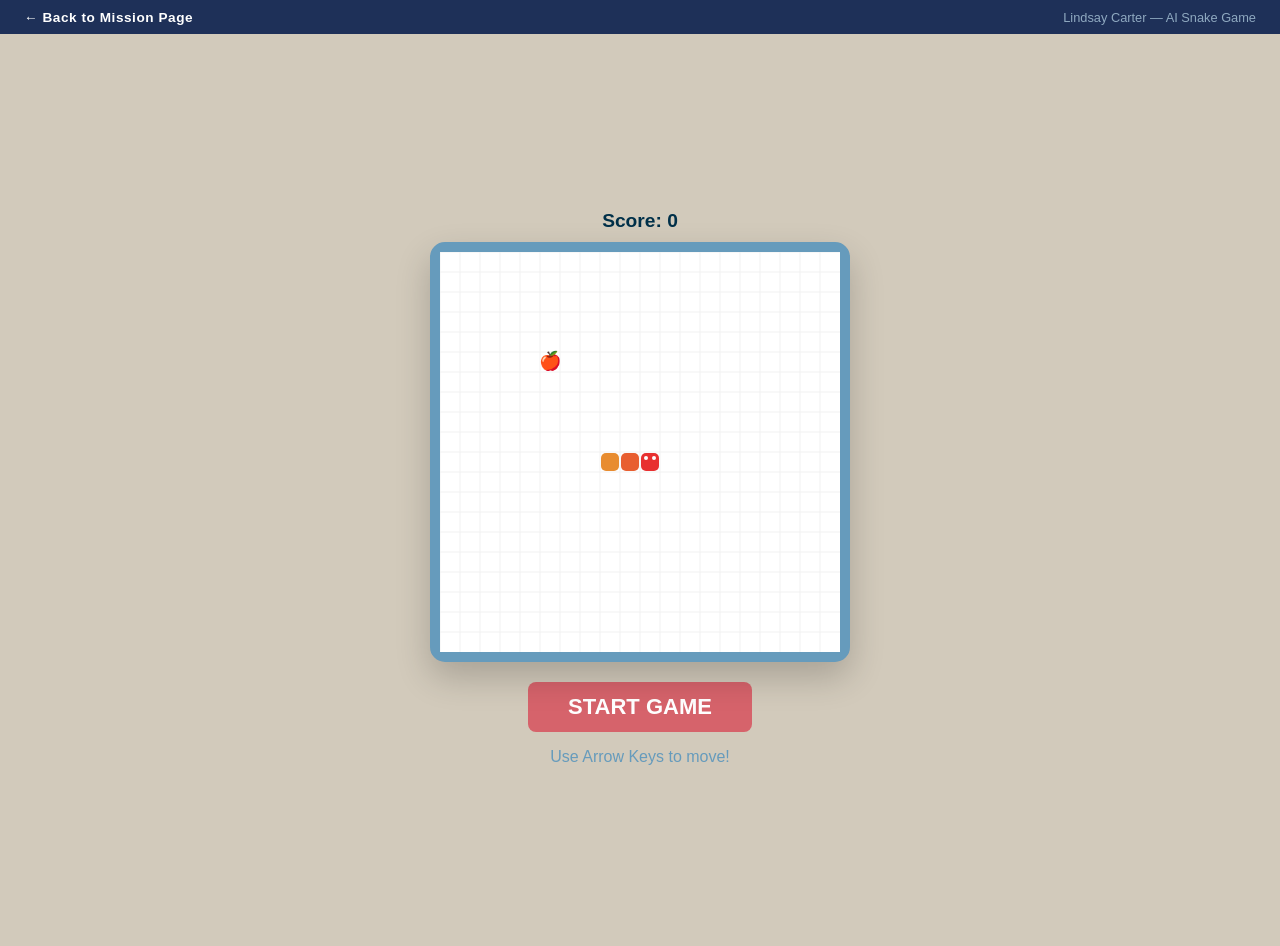
<file: ai.html>
<!DOCTYPE html>
<html lang="en">
<head>
    <meta charset="UTF-8">
    <title>🍎 Fruity Snake: Force Start Edition 🐍</title>
    <style>
        #back-bar {
            position: fixed;
            top: 0;
            left: 0;
            right: 0;
            background: #1e3058;
            padding: 0.6rem 1.5rem;
            display: flex;
            align-items: center;
            justify-content: space-between;
            z-index: 999;
        }
        #back-bar a {
            color: #ffffff;
            text-decoration: none;
            font-family: 'Segoe UI', sans-serif;
            font-size: 0.85rem;
            font-weight: 600;
            letter-spacing: 0.04em;
            transition: color 0.2s;
        }
        #back-bar a:hover { color: #fde68a; }
        #back-bar span {
            color: #8fa9c0;
            font-size: 0.8rem;
            font-family: 'Segoe UI', sans-serif;
        }
        body {
            margin: 0;
            padding-top: 46px;
            background: #d2cabb;
            display: flex;
            flex-direction: column;
            align-items: center;
            justify-content: center;
            height: 100vh;
            font-family: 'Segoe UI', Tahoma, Geneva, Verdana, sans-serif;
        }

        #game-box {
            position: relative;
            border: 10px solid #669bbc;
            border-radius: 15px;
            box-shadow: 0 15px 35px rgba(0,0,0,0.2);
            background: white;
        }

        canvas { display: block; }

        .ui-panel {
            text-align: center;
            margin-top: 20px;
        }

        button {
            padding: 12px 40px;
            font-size: 22px;
            cursor: pointer;
            background: #d6636b;
            color: white;
            border: none;
            border-radius: 8px;
            font-weight: bold;
            transition: 0.2s;
        }

        button:hover { background: #780000; transform: scale(1.05); }
        
        #status { color: #003049; font-weight: bold; margin-bottom: 10px; font-size: 1.2rem; }
    </style>
</head>
<body>

    <div id="back-bar">
        <a href="fromScratch.html">&#8592; Back to Mission Page</a>
        <span>Lindsay Carter — AI Snake Game</span>
    </div>

    <div id="status">Score: <span id="scoreText">0</span></div>

    <div id="game-box">
        <canvas id="snakeGame" width="400" height="400"></canvas>
    </div>

    <div class="ui-panel">
        <button id="playBtn">START GAME</button>
        <p style="color: #669bbc;">Use Arrow Keys to move!</p>
    </div>

<script>
    // 1. Setup Variables
    const canvas = document.getElementById("snakeGame");
    const ctx = canvas.getContext("2d");
    const scoreText = document.getElementById("scoreText");
    const playBtn = document.getElementById("playBtn");

    const grid = 20;
    const tiles = canvas.width / grid;

    let snake = [{x: 10, y: 10}, {x: 9, y: 10}, {x: 8, y: 10}];
    let fruit = {x: 5, y: 5, icon: "🍎"};
    let dx = 0;
    let dy = 0;
    let score = 0;
    let active = false;
    const fruitIcons = ["🍎", "🍊", "🍇", "🍓", "🍒", "🍍", "🥭"];

    // 2. The Main Game Loop
    function main() {
        if (active) {
            update();
        }
        draw();
    }

    // 3. Update Logic
    function update() {
        const head = {x: snake[0].x + dx, y: snake[0].y + dy};

        // Collision: Walls
        if (head.x < 0 || head.x >= tiles || head.y < 0 || head.y >= tiles) return reset();

        // Collision: Self
        for (let s of snake) {
            if (s.x === head.x && s.y === head.y) return reset();
        }

        snake.unshift(head);

        // Check if eating fruit
        if (head.x === fruit.x && head.y === fruit.y) {
            score++;
            scoreText.innerText = score;
            spawnFruit();
        } else {
            snake.pop();
        }
    }

    // 4. Draw Logic
    function draw() {
        // Background
        ctx.fillStyle = "#ffffff";
        ctx.fillRect(0, 0, canvas.width, canvas.height);

        // Grid lines (faint)
        ctx.strokeStyle = "#f1f1f1";
        for(let i=0; i<canvas.width; i+=grid) {
            ctx.beginPath(); ctx.moveTo(i,0); ctx.lineTo(i,400); ctx.stroke();
            ctx.beginPath(); ctx.moveTo(0,i); ctx.lineTo(400,i); ctx.stroke();
        }

        // Draw Fruit
        ctx.font = "18px Arial";
        ctx.textAlign = "center";
        ctx.textBaseline = "middle";
        ctx.fillText(fruit.icon, fruit.x * grid + grid/2, fruit.y * grid + grid/2);

        // Draw Snake
        snake.forEach((part, index) => {
            const hue = (index * 15 + score * 5) % 360;
            ctx.fillStyle = `hsl(${hue}, 80%, 55%)`;
            
            // Rounded look
            ctx.beginPath();
            ctx.roundRect(part.x * grid + 1, part.y * grid + 1, grid - 2, grid - 2, 5);
            ctx.fill();

            if (index === 0) { // Eyes
                ctx.fillStyle = "white";
                ctx.beginPath();
                ctx.arc(part.x * grid + 6, part.y * grid + 6, 2, 0, Math.PI*2);
                ctx.arc(part.x * grid + 14, part.y * grid + 6, 2, 0, Math.PI*2);
                ctx.fill();
            }
        });
    }

    function spawnFruit() {
        fruit.x = Math.floor(Math.random() * tiles);
        fruit.y = Math.floor(Math.random() * tiles);
        fruit.icon = fruitIcons[Math.floor(Math.random() * fruitIcons.length)];
    }

    function reset() {
        active = false;
        alert("Game Over! Score: " + score);
        snake = [{x: 10, y: 10}, {x: 9, y: 10}, {x: 8, y: 10}];
        dx = 0; dy = 0;
        score = 0;
        scoreText.innerText = 0;
        playBtn.innerText = "RESTART GAME";
    }

    // 5. Input Handling
    playBtn.addEventListener("click", () => {
        if (!active) {
            active = true;
            dx = 1; dy = 0; // Move right instantly
            playBtn.innerText = "PLAYING...";
        }
    });

    window.addEventListener("keydown", (e) => {
        if (!active) return;
        if (e.key === "ArrowUp" && dy === 0) { dx = 0; dy = -1; }
        if (e.key === "ArrowDown" && dy === 0) { dx = 0; dy = 1; }
        if (e.key === "ArrowLeft" && dx === 0) { dx = -1; dy = 0; }
        if (e.key === "ArrowRight" && dx === 0) { dx = 1; dy = 0; }
    });

    // 6. Start the clock
    setInterval(main, 110);
</script>

</body>
</html>
</file>
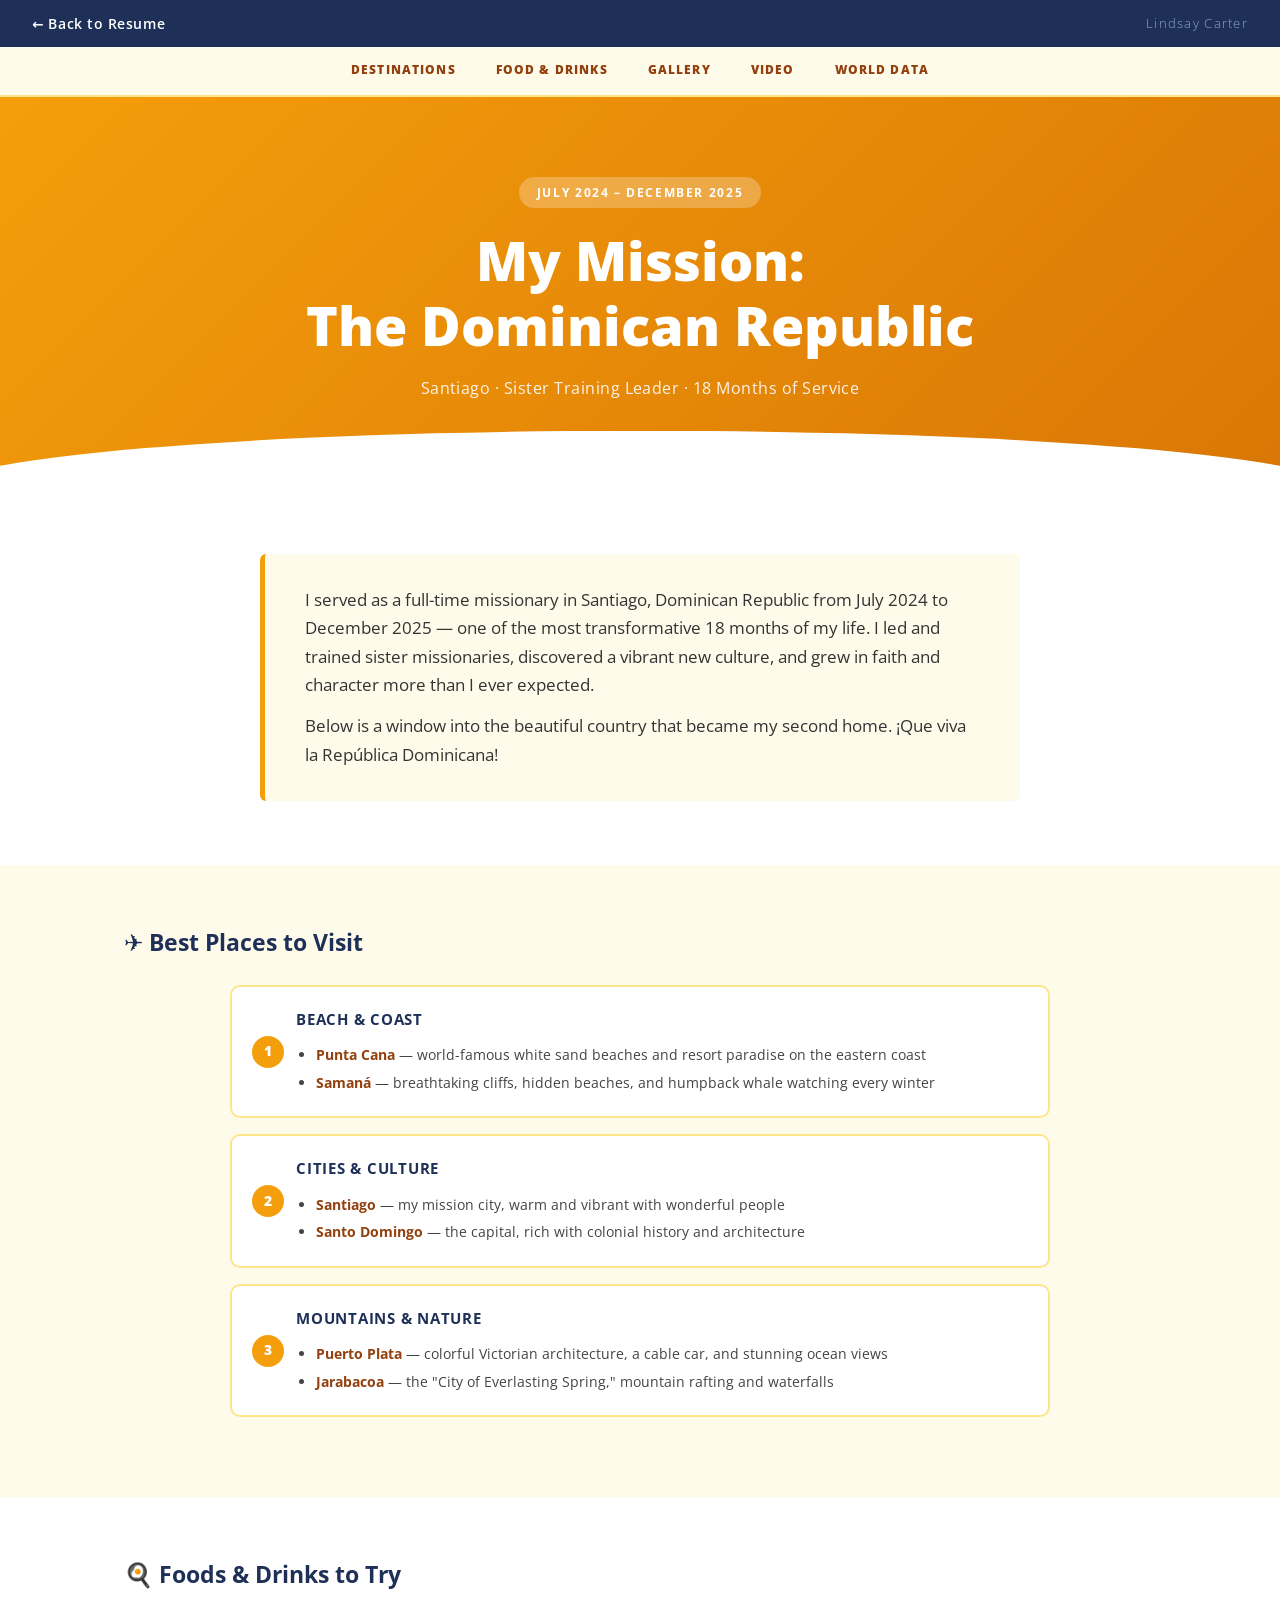
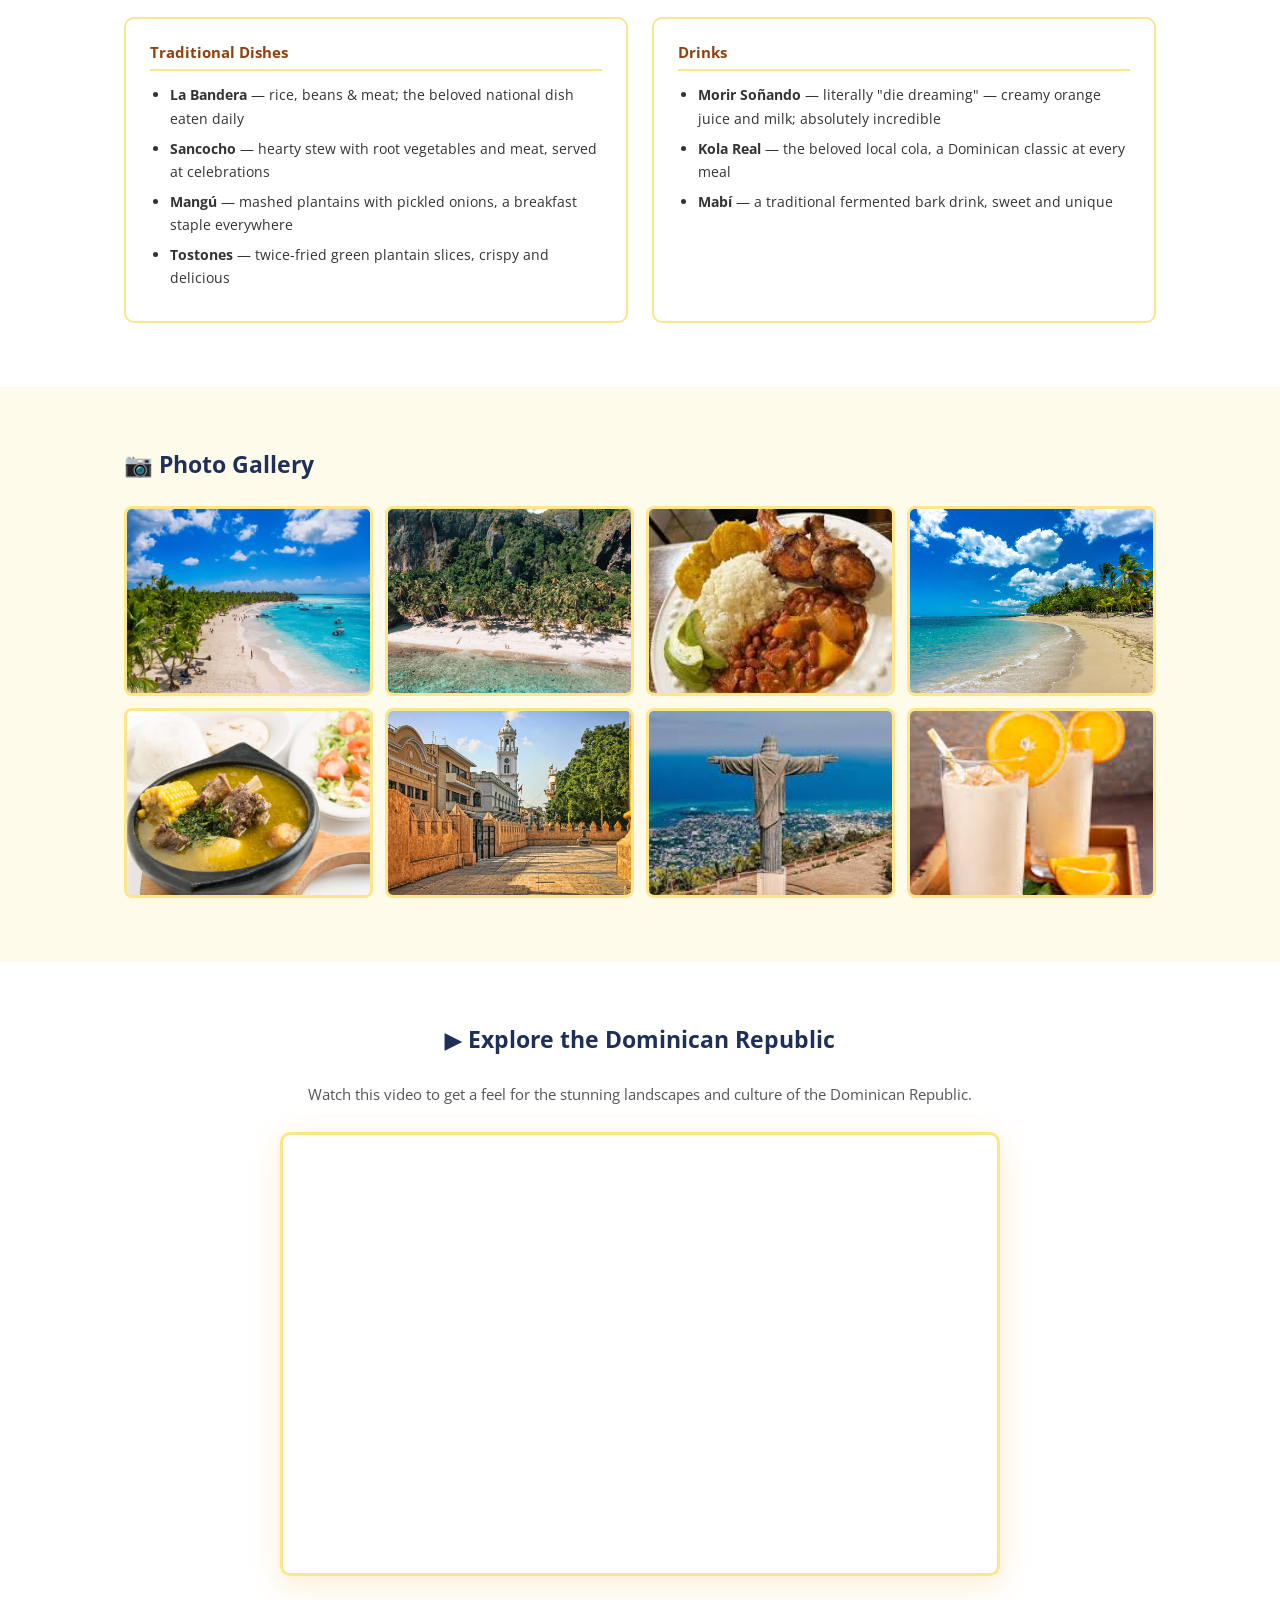
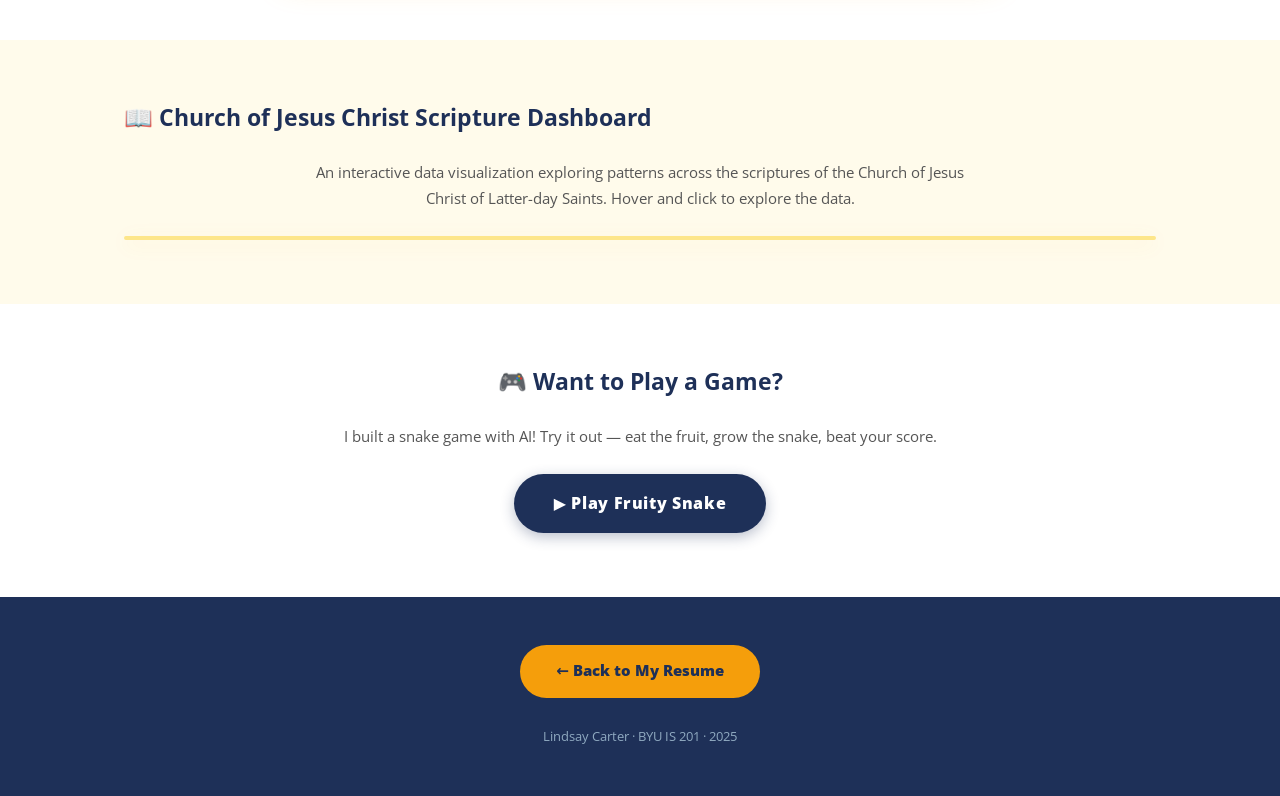
<file: fromScratch.html>
<!DOCTYPE html>
<html lang="en">
<head>
    <meta charset="UTF-8">
    <meta name="viewport" content="width=device-width, initial-scale=1.0">
    <title>Mi Misión — Dominican Republic | Lindsay Carter</title>
    <link rel="icon" type="image/x-icon" href="favicon.ico">
    <link href="https://fonts.googleapis.com/css2?family=Open+Sans:wght@300;400;600;700;800&display=swap" rel="stylesheet">
    <link rel="stylesheet" href="css/scratch.css">
</head>
<body>

    <!-- ── STICKY BACK BAR ─────────────────────────────── -->
    <div class="sc-back-bar">
        <a href="about.html" class="sc-back-link">&#8592; Back to Resume</a>
        <span class="sc-site-name">Lindsay Carter</span>
    </div>

    <!-- ── IN-PAGE ANCHOR NAV ──────────────────────────── -->
    <nav class="sc-page-nav">
        <a href="#places">Destinations</a>
        <a href="#food">Food &amp; Drinks</a>
        <a href="#gallery">Gallery</a>
        <a href="#video">Video</a>
        <a href="#data">World Data</a>
    </nav>

    <!-- ── HERO ────────────────────────────────────────── -->
    <header class="sc-hero">
        <div class="sc-hero-tag">July 2024 &ndash; December 2025</div>
        <h1>My Mission:<br>The Dominican Republic</h1>
        <p class="sc-hero-sub">Santiago &middot; Sister Training Leader &middot; 18 Months of Service</p>
    </header>

    <!-- ── INTRODUCTION ────────────────────────────────── -->
    <section class="sc-section">
        <div class="sc-container">
            <div class="sc-intro-card">
                <p>I served as a full-time missionary in Santiago, Dominican Republic from July 2024 to December 2025 — one of the most transformative 18 months of my life. I led and trained sister missionaries, discovered a vibrant new culture, and grew in faith and character more than I ever expected.</p>
                <p>Below is a window into the beautiful country that became my second home. ¡Que viva la República Dominicana!</p>
            </div>
        </div>
    </section>

    <!-- ── BEST PLACES (id anchor + nested list) ───────── -->
    <section class="sc-section sc-yellow-bg" id="places">
        <div class="sc-container">
            <h2 class="sc-section-title">&#9992; Best Places to Visit</h2>

            <!-- REQUIREMENT: ordered list with embedded unordered lists -->
            <ol class="sc-destination-list">
                <li>
                    <strong>Beach &amp; Coast</strong>
                    <ul>
                        <li><span class="sc-place-name">Punta Cana</span> — world-famous white sand beaches and resort paradise on the eastern coast</li>
                        <li><span class="sc-place-name">Samaná</span> — breathtaking cliffs, hidden beaches, and humpback whale watching every winter</li>
                    </ul>
                </li>
                <li>
                    <strong>Cities &amp; Culture</strong>
                    <ul>
                        <li><span class="sc-place-name">Santiago</span> — my mission city, warm and vibrant with wonderful people</li>
                        <li><span class="sc-place-name">Santo Domingo</span> — the capital, rich with colonial history and architecture</li>
                    </ul>
                </li>
                <li>
                    <strong>Mountains &amp; Nature</strong>
                    <ul>
                        <li><span class="sc-place-name">Puerto Plata</span> — colorful Victorian architecture, a cable car, and stunning ocean views</li>
                        <li><span class="sc-place-name">Jarabacoa</span> — the "City of Everlasting Spring," mountain rafting and waterfalls</li>
                    </ul>
                </li>
            </ol>
        </div>
    </section>

    <!-- ── FOOD & DRINKS ───────────────────────────────── -->
    <section class="sc-section" id="food">
        <div class="sc-container">
            <h2 class="sc-section-title">&#127859; Foods &amp; Drinks to Try</h2>
            <div class="sc-grid-2">
                <div class="sc-food-card">
                    <h4 class="sc-food-label">Traditional Dishes</h4>
                    <ul>
                        <li><strong>La Bandera</strong> — rice, beans &amp; meat; the beloved national dish eaten daily</li>
                        <li><strong>Sancocho</strong> — hearty stew with root vegetables and meat, served at celebrations</li>
                        <li><strong>Mangú</strong> — mashed plantains with pickled onions, a breakfast staple everywhere</li>
                        <li><strong>Tostones</strong> — twice-fried green plantain slices, crispy and delicious</li>
                    </ul>
                </div>
                <div class="sc-food-card">
                    <h4 class="sc-food-label">Drinks</h4>
                    <ul>
                        <li><strong>Morir Soñando</strong> — literally "die dreaming" — creamy orange juice and milk; absolutely incredible</li>
                        <li><strong>Kola Real</strong> — the beloved local cola, a Dominican classic at every meal</li>
                        <li><strong>Mabí</strong> — a traditional fermented bark drink, sweet and unique</li>
                    </ul>
                </div>
            </div>
        </div>
    </section>

    <!-- ── PHOTO GALLERY ───────────────────────────────── -->
    <section class="sc-section sc-yellow-bg" id="gallery">
        <div class="sc-container">
            <h2 class="sc-section-title">&#128247; Photo Gallery</h2>
            <div class="sc-collage">
                <img src="assets/img/punta-cana-excursions_saona-island-tour.webp" alt="Punta Cana — Saona Island">
                <img src="assets/img/Samana-Dominican-Republic-20-Playa-Fronton-scaled.jpg" alt="Samaná — Playa Frontón">
                <img src="assets/img/images.jpeg" alt="La Bandera — the national dish">
                <img src="assets/img/360_F_516098739_qUVeKsFCE5rKp9TDG6r7HUCyZThT6fxh.jpg" alt="Puerto Plata">
                <img src="assets/img/colombian-rib-soup--sancocho-de-costilla--465487675-1381f071dbd94c5e847f8dd52e193c39.jpg" alt="Sancocho stew">
                <img src="assets/img/06b477c7-e6d7-48e9-9a21-b44e69f4f115.webp" alt="Santo Domingo">
                <img src="assets/img/images-3.jpeg" alt="Cristo del Perdón">
                <img src="assets/img/Unknown.jpeg" alt="Morir Soñando">
            </div>
        </div>
    </section>

    <!-- ── YOUTUBE VIDEO ───────────────────────────────── -->
    <section class="sc-section" id="video">
        <div class="sc-container sc-text-center">
            <h2 class="sc-section-title sc-centered">&#9654; Explore the Dominican Republic</h2>
            <p class="sc-section-desc">Watch this video to get a feel for the stunning landscapes and culture of the Dominican Republic.</p>
            <div class="sc-video-wrap">
                <iframe
                    width="100%"
                    height="430"
                    src="https://www.youtube.com/embed/Z0ophMFKdbM"
                    title="Dominican Republic Travel"
                    frameborder="0"
                    allow="accelerometer; autoplay; clipboard-write; encrypted-media; gyroscope; picture-in-picture"
                    allowfullscreen>
                </iframe>
            </div>
        </div>
    </section>

    <!-- ── TABLEAU EMBED ───────────────────────────────── -->
    <section class="sc-section sc-yellow-bg" id="data">
        <div class="sc-container">
            <h2 class="sc-section-title">&#128214; Church of Jesus Christ Scripture Dashboard</h2>
            <p class="sc-section-desc">An interactive data visualization exploring patterns across the scriptures of the Church of Jesus Christ of Latter-day Saints. Hover and click to explore the data.</p>
            <div class="sc-tableau-wrap">
                <div class="tableauPlaceholder" id="viz_tableau" style="position:relative">
                    <noscript>
                        <a href="https://public.tableau.com/app/profile/nathan.flanagan/viz/ChurchofJesusChristScriptureDashboard/ScripturesAnalysis">
                            <img alt="Church of Jesus Christ Scripture Dashboard" style="border:none">
                        </a>
                    </noscript>
                    <object class="tableauViz" style="display:none">
                        <param name="host_url" value="https%3A%2F%2Fpublic.tableau.com%2F">
                        <param name="embed_code_version" value="3">
                        <param name="site_root" value="">
                        <param name="name" value="ChurchofJesusChristScriptureDashboard/ScripturesAnalysis">
                        <param name="tabs" value="no">
                        <param name="toolbar" value="yes">
                        <param name="animate_transition" value="yes">
                        <param name="display_static_image" value="yes">
                        <param name="display_spinner" value="yes">
                        <param name="display_overlay" value="yes">
                        <param name="display_count" value="yes">
                        <param name="language" value="en-US">
                    </object>
                </div>
                <script type="text/javascript">
                    var divEl = document.getElementById('viz_tableau');
                    var vizEl = divEl.getElementsByTagName('object')[0];
                    vizEl.style.width = '100%';
                    vizEl.style.height = (divEl.offsetWidth > 800)
                        ? (divEl.offsetWidth * 0.65) + 'px'
                        : '620px';
                    var s = document.createElement('script');
                    s.src = 'https://public.tableau.com/javascripts/api/viz_v1.js';
                    vizEl.parentNode.insertBefore(s, vizEl);
                </script>
            </div>
        </div>
    </section>

    <!-- ── AI SNAKE GAME LINK ──────────────────────────── -->
    <section class="sc-section">
        <div class="sc-container sc-text-center">
            <h2 class="sc-section-title sc-centered">&#127918; Want to Play a Game?</h2>
            <p class="sc-section-desc">I built a snake game with AI! Try it out — eat the fruit, grow the snake, beat your score.</p>
            <a href="ai.html" class="sc-game-btn">
                &#9654; Play Fruity Snake
            </a>
        </div>
    </section>

    <!-- ── FOOTER / BACK BUTTON ────────────────────────── -->
    <footer class="sc-footer">
        <a href="about.html" class="sc-back-btn">&#8592; Back to My Resume</a>
        <p class="sc-footer-note">Lindsay Carter &middot; BYU IS 201 &middot; 2025</p>
    </footer>

</body>
</html>
</file>
<file: css/scratch.css>
/*
 * scratch.css — Dominican Republic Mission Page
 * Pure CSS, zero Bootstrap. Built from scratch.
 *
 * COLOR PALETTE
 *   #f59e0b   amber yellow (primary accent)
 *   #fde68a   light yellow (borders, backgrounds)
 *   #fffbeb   near-white yellow (section bg)
 *   #1e3058   deep navy (nav, footer, headings)
 *   #ffffff   white (body, cards)
 *   #333333   dark gray (body text)
 */

/* ── RESET & BASE ─────────────────────────────────────────── */
*,
*::before,
*::after {
    box-sizing: border-box;
    margin: 0;
    padding: 0;
}

body {
    font-family: 'Open Sans', system-ui, Arial, sans-serif;
    font-size: 1rem;
    line-height: 1.7;
    color: #333333;
    background-color: #ffffff;
}

h1, h2, h3, h4, h5 {
    font-family: 'Open Sans', system-ui, Arial, sans-serif;
    color: #1e3058;
    line-height: 1.2;
}

a {
    color: #f59e0b;
    text-decoration: none;
}

a:hover {
    color: #d97706;
    text-decoration: underline;
}

img {
    display: block;
    max-width: 100%;
}

/* ── LAYOUT CONTAINERS ────────────────────────────────────── */
.sc-container {
    max-width: 1080px;
    margin: 0 auto;
    padding: 0 1.5rem;
}

/* Two-column responsive grid */
.sc-grid-2 {
    display: grid;
    grid-template-columns: repeat(auto-fit, minmax(280px, 1fr));
    gap: 1.5rem;
}

/* Three-column responsive grid */
.sc-grid-3 {
    display: grid;
    grid-template-columns: repeat(auto-fit, minmax(200px, 1fr));
    gap: 1rem;
}

.sc-text-center {
    text-align: center;
}

/* ── STICKY BACK BAR ──────────────────────────────────────── */
.sc-back-bar {
    display: flex;
    align-items: center;
    justify-content: space-between;
    background-color: #1e3058;
    padding: 0.75rem 2rem;
    position: sticky;
    top: 0;
    z-index: 200;
}

.sc-back-link {
    color: #ffffff;
    font-size: 0.85rem;
    font-weight: 600;
    letter-spacing: 0.04em;
    text-decoration: none;
    transition: color 0.2s;
}

.sc-back-link:hover {
    color: #fde68a;
    text-decoration: none;
}

.sc-site-name {
    color: #8fa9c0;
    font-size: 0.8rem;
    font-weight: 300;
    letter-spacing: 0.1em;
}

/* ── IN-PAGE ANCHOR NAVIGATION ────────────────────────────── */
.sc-page-nav {
    display: flex;
    justify-content: center;
    flex-wrap: wrap;
    background-color: #fffbeb;
    border-bottom: 2px solid #fde68a;
    padding: 0;
}

.sc-page-nav a {
    display: inline-block;
    padding: 0.8rem 1.25rem;
    font-size: 0.72rem;
    font-weight: 800;
    letter-spacing: 0.1em;
    text-transform: uppercase;
    color: #92400e;
    text-decoration: none;
    border-bottom: 3px solid transparent;
    transition: color 0.2s, border-color 0.2s;
}

.sc-page-nav a:hover {
    color: #1e3058;
    border-bottom-color: #f59e0b;
    text-decoration: none;
}

/* ── HERO BANNER ──────────────────────────────────────────── */
.sc-hero {
    background: linear-gradient(135deg, #f59e0b 0%, #d97706 100%);
    padding: 5rem 2rem 5.5rem;
    text-align: center;
    position: relative;
    overflow: hidden;
}

/* White wave cut at the bottom of the hero */
.sc-hero::after {
    content: '';
    position: absolute;
    bottom: -1px;
    left: 0;
    right: 0;
    height: 60px;
    background-color: #ffffff;
    clip-path: ellipse(55% 100% at 50% 100%);
}

.sc-hero-tag {
    display: inline-block;
    background-color: rgba(255, 255, 255, 0.25);
    color: #ffffff;
    font-size: 0.72rem;
    font-weight: 700;
    letter-spacing: 0.14em;
    text-transform: uppercase;
    padding: 0.35rem 1.1rem;
    border-radius: 2rem;
    margin-bottom: 1.25rem;
}

.sc-hero h1 {
    font-size: clamp(2rem, 5vw, 3.4rem);
    font-weight: 800;
    color: #ffffff;
    margin-bottom: 1rem;
}

.sc-hero-sub {
    font-size: 1rem;
    color: rgba(255, 255, 255, 0.9);
    font-weight: 400;
    letter-spacing: 0.03em;
}

/* ── SECTIONS ─────────────────────────────────────────────── */
.sc-section {
    padding: 4rem 1.5rem;
}

.sc-yellow-bg {
    background-color: #fffbeb;
}

.sc-section-title {
    font-size: 1.45rem;
    font-weight: 700;
    color: #1e3058;
    margin-bottom: 1.75rem;
}

.sc-centered {
    text-align: center;
}

.sc-section-desc {
    font-size: 0.95rem;
    color: #555;
    margin-bottom: 1.5rem;
    text-align: center;
    max-width: 680px;
    margin-left: auto;
    margin-right: auto;
}

/* ── INTRO CARD ───────────────────────────────────────────── */
.sc-intro-card {
    max-width: 760px;
    margin: 0 auto;
    background-color: #fffbeb;
    border-left: 5px solid #f59e0b;
    border-radius: 6px;
    padding: 2rem 2.5rem;
}

.sc-intro-card p {
    font-size: 1.05rem;
    color: #333;
    margin-bottom: 0.75rem;
}

.sc-intro-card p:last-child {
    margin-bottom: 0;
}

/* ── DESTINATION NESTED LIST ──────────────────────────────── */
.sc-destination-list {
    list-style: none;
    counter-reset: dest-counter;
    max-width: 820px;
    margin: 0 auto;
    padding: 0;
}

.sc-destination-list > li {
    counter-increment: dest-counter;
    background-color: #ffffff;
    border: 2px solid #fde68a;
    border-radius: 10px;
    padding: 1.25rem 1.5rem 1.25rem 4rem;
    margin-bottom: 1rem;
    position: relative;
    transition: border-color 0.2s, box-shadow 0.2s;
}

.sc-destination-list > li:hover {
    border-color: #f59e0b;
    box-shadow: 0 4px 16px rgba(245, 158, 11, 0.15);
}

.sc-destination-list > li::before {
    content: counter(dest-counter);
    position: absolute;
    left: 1.25rem;
    top: 50%;
    transform: translateY(-50%);
    width: 2rem;
    height: 2rem;
    background-color: #f59e0b;
    color: #ffffff;
    font-weight: 800;
    font-size: 0.9rem;
    border-radius: 50%;
    display: flex;
    align-items: center;
    justify-content: center;
}

.sc-destination-list > li > strong {
    display: block;
    font-size: 0.95rem;
    font-weight: 700;
    color: #1e3058;
    margin-bottom: 0.5rem;
    text-transform: uppercase;
    letter-spacing: 0.05em;
}

/* Embedded unordered list inside the ordered list */
.sc-destination-list > li > ul {
    list-style: disc;
    padding-left: 1.25rem;
    margin: 0;
}

.sc-destination-list > li > ul > li {
    font-size: 0.9rem;
    color: #444;
    padding: 0.15rem 0;
    line-height: 1.6;
}

.sc-place-name {
    font-weight: 700;
    color: #92400e;
}

/* ── FOOD CARDS ───────────────────────────────────────────── */
.sc-food-card {
    background-color: #ffffff;
    border: 2px solid #fde68a;
    border-radius: 10px;
    padding: 1.5rem;
}

.sc-food-label {
    font-size: 0.95rem;
    font-weight: 700;
    color: #92400e;
    margin-bottom: 0.75rem;
    padding-bottom: 0.5rem;
    border-bottom: 2px solid #fde68a;
}

.sc-food-card ul {
    list-style: disc;
    padding-left: 1.25rem;
}

.sc-food-card ul li {
    font-size: 0.9rem;
    color: #333;
    margin-bottom: 0.45rem;
    line-height: 1.6;
}

/* ── PHOTO COLLAGE ────────────────────────────────────────── */
.sc-collage {
    display: grid;
    grid-template-columns: repeat(auto-fit, minmax(200px, 1fr));
    gap: 12px;
}

.sc-collage img {
    width: 100%;
    height: 190px;
    object-fit: cover;
    border-radius: 8px;
    border: 3px solid #fde68a;
    transition: transform 0.2s ease, border-color 0.2s ease;
}

.sc-collage img:hover {
    transform: scale(1.04);
    border-color: #f59e0b;
}

/* ── VIDEO ────────────────────────────────────────────────── */
.sc-video-wrap {
    max-width: 720px;
    margin: 0 auto;
    border-radius: 10px;
    overflow: hidden;
    border: 3px solid #fde68a;
    box-shadow: 0 8px 32px rgba(245, 158, 11, 0.2);
}

/* ── TABLEAU EMBED ────────────────────────────────────────── */
.sc-tableau-wrap {
    background-color: #ffffff;
    border: 2px solid #fde68a;
    border-radius: 10px;
    overflow: hidden;
    box-shadow: 0 4px 20px rgba(245, 158, 11, 0.12);
}

/* ── AI GAME LINK BUTTON ──────────────────────────────────── */
.sc-game-btn {
    display: inline-block;
    background-color: #1e3058;
    color: #ffffff;
    font-weight: 800;
    font-size: 1rem;
    text-decoration: none;
    padding: 1rem 2.5rem;
    border-radius: 50px;
    letter-spacing: 0.04em;
    transition: background-color 0.2s ease, transform 0.15s ease;
    box-shadow: 0 4px 14px rgba(30, 48, 88, 0.3);
}

.sc-game-btn:hover {
    background-color: #4d6080;
    color: #ffffff;
    transform: translateY(-2px);
    text-decoration: none;
    box-shadow: 0 6px 20px rgba(30, 48, 88, 0.4);
}

/* ── FOOTER ───────────────────────────────────────────────── */
.sc-footer {
    background-color: #1e3058;
    padding: 3rem 2rem;
    text-align: center;
}

.sc-back-btn {
    display: inline-block;
    background-color: #f59e0b;
    color: #1e3058;
    font-weight: 800;
    font-size: 0.95rem;
    text-decoration: none;
    padding: 0.85rem 2.25rem;
    border-radius: 50px;
    margin-bottom: 1rem;
    transition: background-color 0.2s ease, transform 0.15s ease;
}

.sc-back-btn:hover {
    background-color: #fbbf24;
    color: #1e3058;
    transform: translateY(-2px);
    text-decoration: none;
    box-shadow: 0 6px 20px rgba(245, 158, 11, 0.4);
}

.sc-footer-note {
    color: #8fa9c0;
    font-size: 0.8rem;
    margin-top: 0.75rem;
}
</file>
